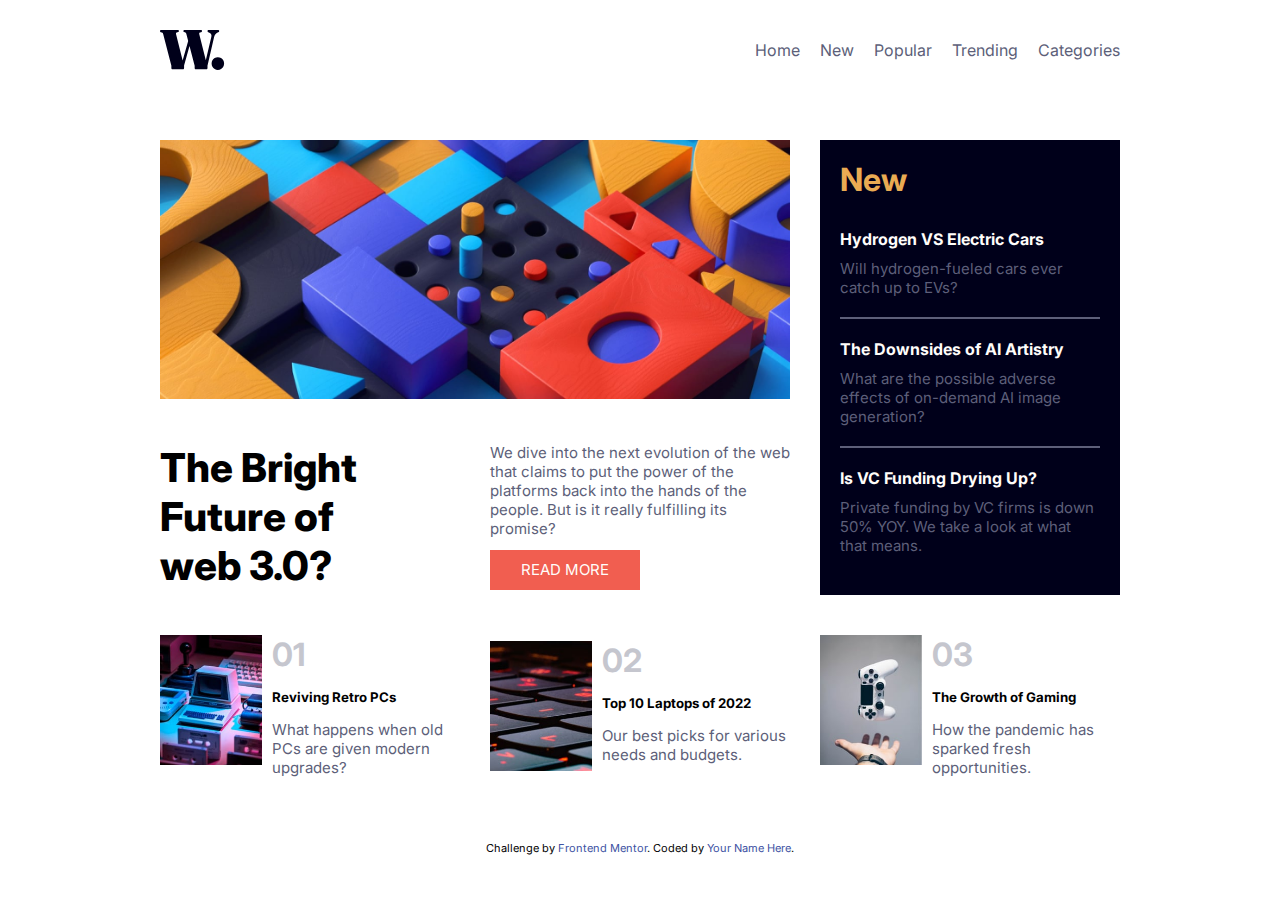
<file: index.html>
<!DOCTYPE html>
<html lang="en">

<head>
  <meta charset="UTF-8">
  <meta name="viewport" content="width=device-width, initial-scale=1.0">
  <!-- displays site properly based on user's device -->

  <link rel="icon" type="image/png" sizes="32x32" href="./images/favicon-32x32.png">
  <link rel="stylesheet" href="style.css" />

  <title>Frontend Mentor | News homepage</title>

  <!-- Feel free to remove these styles or customise in your own stylesheet 👍 -->
  <style>
    .attribution {
      font-size: 11px;
      text-align: center;
      margin-top: 4rem;
    }

    .attribution a {
      color: hsl(228, 45%, 44%);
    }
  </style>
</head>

<body>
  <nav>
    <img src="./assets/images/logo.svg" />
    <ul>
      <li><a href="/#">Home</a></li>
      <li><a href="/#">New</a></li>
      <li><a href="/#">Popular</a></li>
      <li><a href="/#">Trending</a></li>
      <li><a href="/#">Categories</a></li>
    </ul>
  </nav>

  <!-- hero section -->
  <section>
    <div class="hero-content">

      <div class="picture-container">
        <img src="./assets/images/image-web-3-desktop.jpg" />

        <div class="text-info">
          <h1>The Bright <br>Future of <br>web 3.0?</h1>
          <div>
            <p>We dive into the next evolution of the web that claims to put the power of the platforms back into the
              hands of the
              people.
              But is it really fulfilling its promise?</p>
            <button>READ MORE</button>
          </div>
        </div>
      </div>

      <div class="text-box">

        <h1>New</h1>
        <div>
          <h4>Hydrogen VS Electric Cars</h4>
          <p>Will hydrogen-fueled cars ever catch up to EVs?</p>
        </div>

        <hr>

        <div>
          <h4>The Downsides of AI Artistry</h4>
          <p>What are the possible adverse effects of on-demand AI image generation?</p>
        </div>
        <hr>

        <div>
          <h4>Is VC Funding Drying Up?</h4>
          <p>Private funding by VC firms is down 50% YOY. We take a look at what that means.</p>
        </div>

      </div>
    </div>
    </section>

    <!-- small card section -->
    <section>
      <div class="card-container">

        <div class="inner-card">
          <div class="items">
            <img src="./assets/images/image-retro-pcs.jpg" alt="retropc" />
            <div class="items-info">
              <h1>01</h1>
              <h5>Reviving Retro PCs</h5>
              <p>What happens when old PCs are given modern upgrades?</p>
            </div>
          </div>
        </div>

        <div class="inner-card">
          <div class="items">
            <img src="./assets/images/image-top-laptops.jpg" alt="laptop" />
            <div class="items-info">
              <h1>02</h1>
              <h5>Top 10 Laptops of 2022</h5>
              <p>Our best picks for various needs and budgets.</p>
            </div>
          </div>
        </div>
        <div class="inner-card">
          <div class="items">
            <img src="./assets/images/image-gaming-growth.jpg" alt="gaming" />
            <div class="items-info">
              <h1>03</h1>
              <h5>The Growth of Gaming</h5>
              <p>How the pandemic has sparked fresh opportunities.</p>
            </div>
          </div>
        </div>

      </div>
    </section>

    <div class="attribution">
      Challenge by <a href="https://www.frontendmentor.io?ref=challenge" target="_blank">Frontend Mentor</a>.
      Coded by <a href="#">Your Name Here</a>.
    </div>
</body>

</html>
</file>
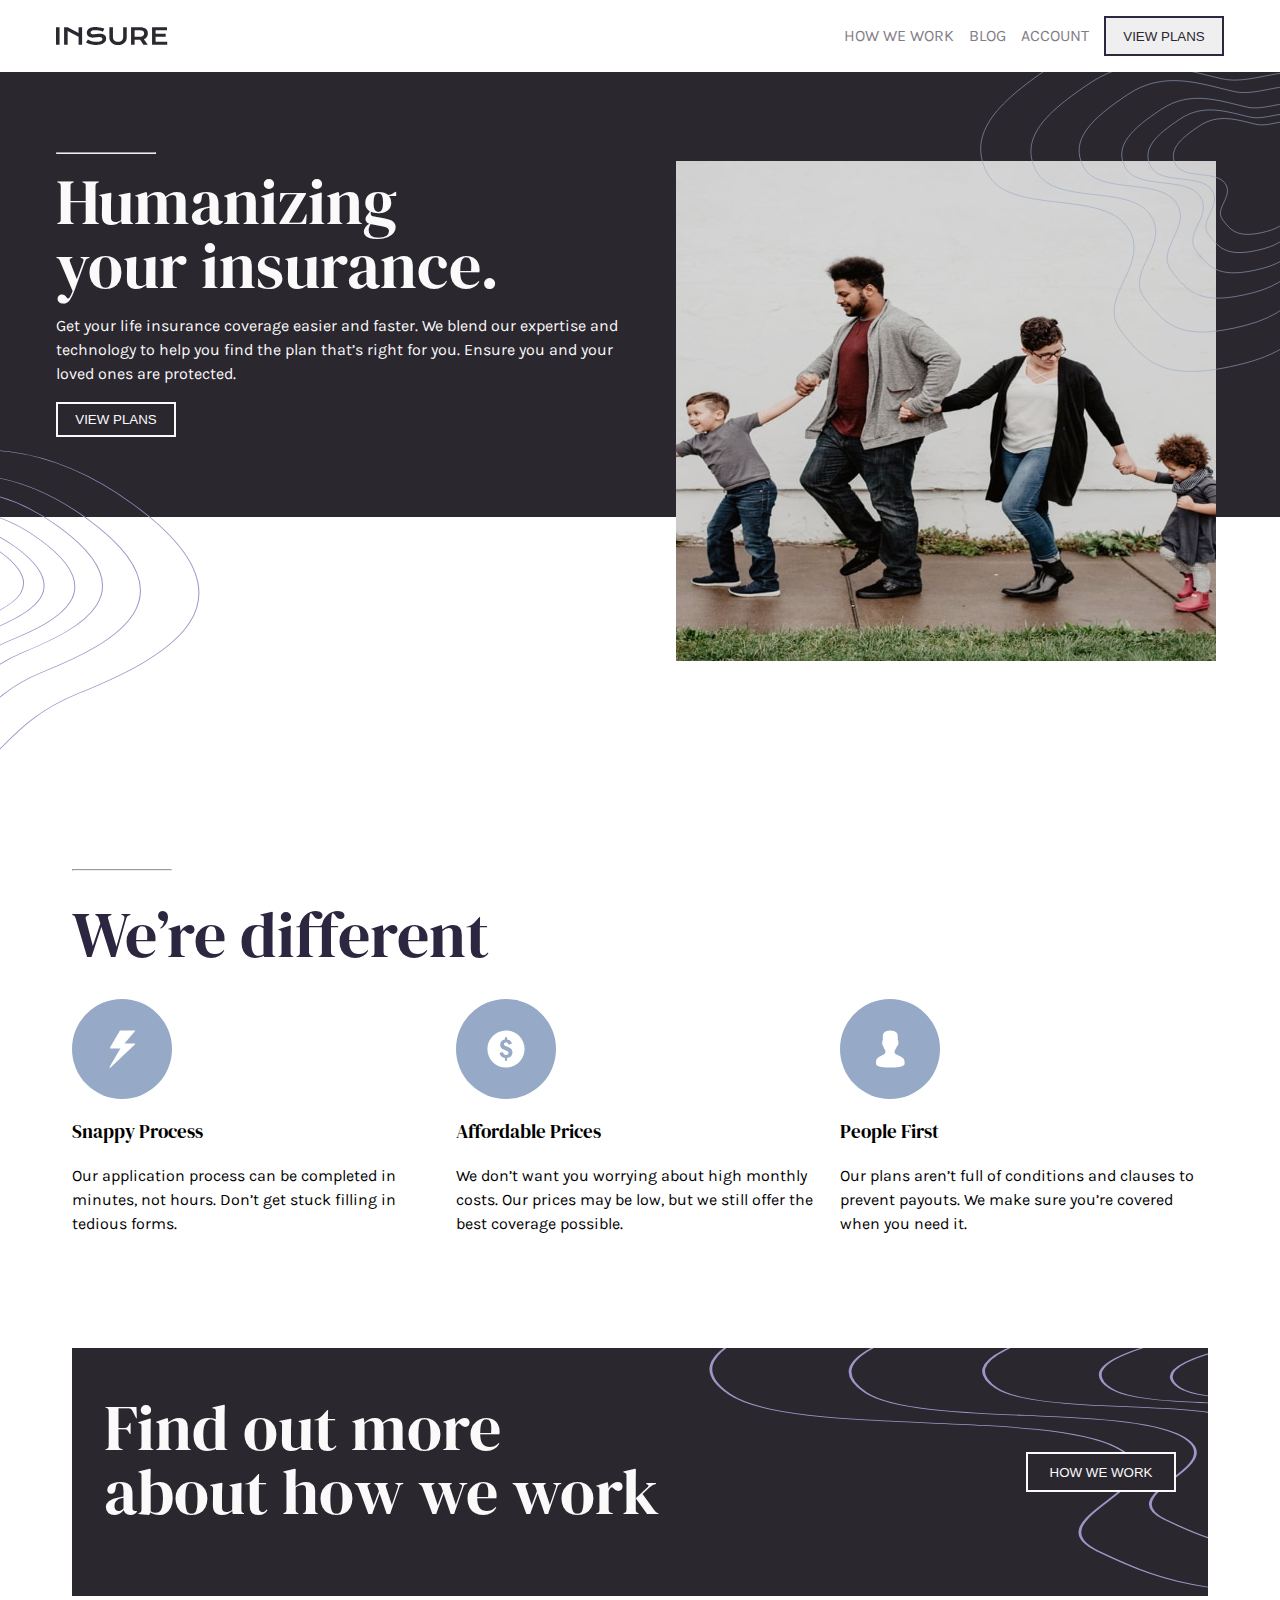
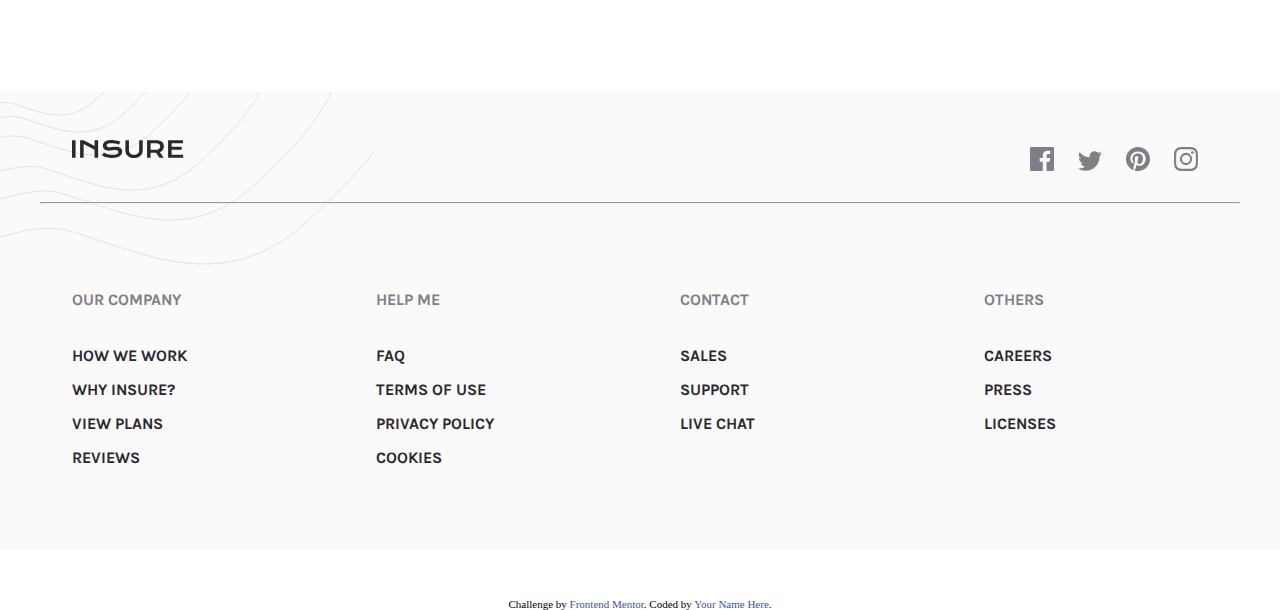
<file: insure-landpage/index.html>
<!DOCTYPE html>
<html lang="en">

<head>
  <meta charset="UTF-8">
  <meta name="viewport" content="width=device-width, initial-scale=1.0">
  <!-- displays site properly based on user's device -->

  <link rel="icon" type="image/png" sizes="32x32" href="./images/favicon-32x32.png">

  <title>Frontend Mentor | Insure landing page</title>
  <link rel="stylesheet" href="style.css" />

  <!-- Feel free to remove these styles or customise in your own stylesheet 👍 -->
  <style>
    .attribution {
      font-size: 11px;
      text-align: center;
      margin-top: 3rem;
    }

    .attribution a {
      color: hsl(228, 45%, 44%);
    }
  </style>
</head>

<body>
  <nav>
    <img src="./images/logo.svg" alt="logo">
    <div>
      <p><a href="#">How we work</a></p>
      <p><a href="#">Blog</a></p>
      <p><a href="#">Account</a></p>
      <button>View plans</button>
    </div>
  </nav>

  <!-- hero -->
  <section>
    <!-- large device -->
    <div class="large-device">
      <div class="hero">
        <div>
          <hr>
          <h1>Humanizing <br>your insurance.</h1>
          <p>Get your life insurance coverage easier and faster. We blend our expertise
            and technology to help you find the plan that’s right for you. Ensure you
            and your loved ones are protected.</p>
          <button class="button">VIEW PLANS</button>
        </div>
        <div>
          <img src="./images/image-intro-desktop.jpg" alt="img" />
        </div>
      </div>
      <div>
        <img src="./images/bg-pattern-intro-left-desktop.svg" class='img-position_left' />
        <img src="./images/bg-pattern-intro-right-desktop.svg" class='img-position_right' />
      </div>
    </div>
    <!-- mobile device -->
    <div class="small-device">
      <img src="./images/image-intro-mobile.jpg" alt="img">
      <div class="small-imgbox">
        <img src="./images/bg-pattern-intro-left-mobile.svg" />
        <img src="./images/bg-pattern-intro-right-mobile.svg" />
        <div class="small-text">
          <h1>Humanizing <br>your insurance.</h1>
          <p>Get your life insurance coverage easier and faster. We blend our expertise
            and technology to help you find the plan that’s right for you. Ensure you
            and your loved ones are protected.</p>
          <button class="button">VIEW PLANS</button>
        </div>
      </div>
    </div> 
  </section>

  <!-- we're different  -->
  <section>
    <div class="card">
      <div class="card-layout">
        <hr>
        <h1>We’re different</h1>
        <div class="grid-box">
          <div class="grid-innerbox">
            <img src="./images/icon-snappy-process.svg" />
            <h3>Snappy Process</h3>
            <p>Our application process can be completed in minutes, not hours. Don’t get
              stuck filling in tedious forms.</p>
          </div>
          <div class="grid-innerbox">
            <img src="./images/icon-affordable-prices.svg" />
            <h3>Affordable Prices</h3>
            <p>We don’t want you worrying about high monthly costs. Our prices may be low,
              but we still offer the best coverage possible.</p>
          </div>
          <div class="grid-innerbox">
            <img src="./images/icon-people-first.svg" />
            <h3>People First</h3>
            <p>Our plans aren’t full of conditions and clauses to prevent payouts. We make
              sure you’re covered when you need it.</p>
          </div>
        </div>
      </div>
    </div>
  </section>

  <!-- find out more -->
  <section>
    <div class="info-layout">
      <div class="info-box">
        <img src="./images/bg-pattern-how-we-work-mobile.svg" />
        <div>
          <h1>Find out more <br> about how we work</h1>
          <button class="buttonB">HOW WE WORK</button>
        </div>
      </div>
    </div>
  </section>

  <!-- footer section -->
  <footer>
    <!-- <img src="./images/bg-pattern-footer-mobile.svg" /> -->
    <div class="footer-layout">
      <div class="footer-head">
        <img src="./images/logo.svg" />
        <div>
          <img src="./images/icon-facebook.svg" />
          <img src="./images/icon-twitter.svg" />
          <img src="./images/icon-pinterest.svg" />
          <img src="./images/icon-instagram.svg" />
        </div>
      </div>
      <hr class="hr-line">
      <div class="footer-grid">
        <div class="footer-innerbox">
          <p class="footer-header">Our company</p>
          <div class="footer-text">
            <p>How we work</p>
            <p>Why Insure?</p>
            <p>View plans</p>
            <p>Reviews</p>
          </div>
        </div>
        <div class="footer-innerbox">
          <p class="footer-header">Help me</p>
          <div class="footer-text">
            <p>FAQ</p>
            <p>Terms of use</p>
            <p>Privacy policy</p>
            <p>Cookies</p>
          </div>
        </div>
        <div class="footer-innerbox">
          <p class="footer-header">Contact</p>
          <div class="footer-text">
            <p>Sales</p>
            <p>Support</p>
            <p>Live chat</p>
          </div>
        </div>
        <div class="footer-innerbox">
          <p class="footer-header">Others</p>
          <div class="footer-text">
            <p>Careers</p>
            <p>Press</p>
            <p>Licenses</p>
          </div>
        </div>
      </div>
    </div>
  </footer>


  <div class="attribution">
    Challenge by <a href="https://www.frontendmentor.io?ref=challenge" target="_blank">Frontend Mentor</a>.
    Coded by <a href="#">Your Name Here</a>.
  </div>
</body>

</html>
</file>
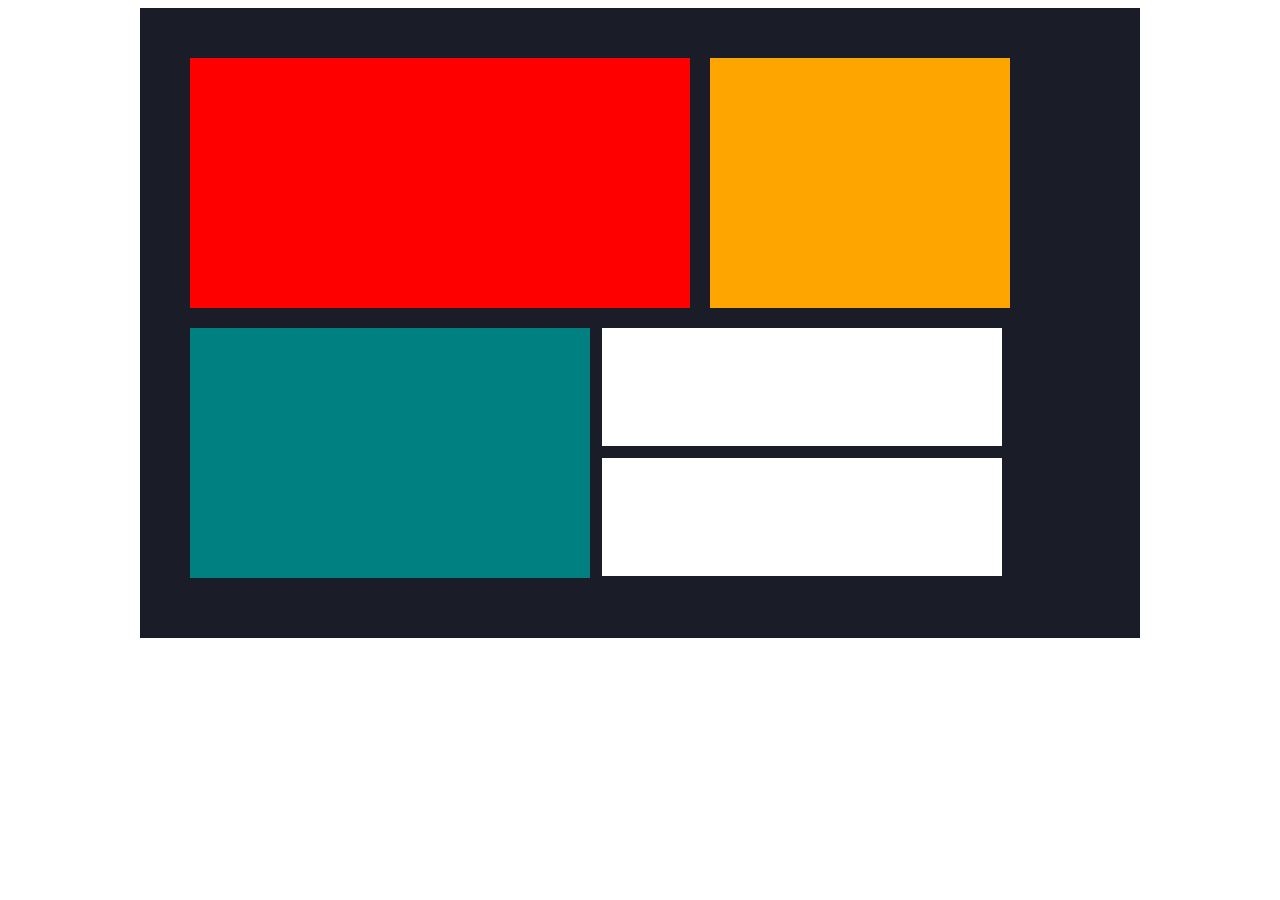
<file: excercise.html>
<!DOCTYPE html>
<html lang="en">

<head>
    <meta charset="UTF-8">
    <meta http-equiv="X-UA-Compatible" content="IE=edge">
    <meta name="viewport" content="width=device-width, initial-scale=1.0">
    <title>Document</title>
    <link rel="stylesheet" href="excercise.css" />
</head>

<body>
    <div class="main-box">
        <div class="top-row">
            <div class="red-box"></div>
            <div class="orange-box"></div>
        </div>
        <div class="bottom-row">
            <div class="teal-box"></div>
            <div class="white-boxes">
                <div class="white-box1"></div>
                <div class="white-box1"></div>
            </div>

        </div>

    </div>
</body>

</html>
</file>
<file: style.css>
@import url('https://fonts.googleapis.com/css2?family=Inter:wght@400;700;800&display=swap');

* {
  margin: 0;
  padding: 0;
  box-sizing: border-box;
  font-family: 'Inter', sans-serif;
  list-style-type: none;
  text-decoration: none;
}

:root {
  --font-size: 15px;
  --Off-white: hsl(36, 100%, 99%);
  --Grayish-blue: hsl(233, 8%, 79%);
  --Dark-grayish-blue: hsl(236, 13%, 42%);
  --Very-dark-blue: hsl(240, 100%, 5%);
  --Soft-orange: hsl(35, 77%, 62%);
  --Soft-red: hsl(5, 85%, 63%);
}

p {
  color: var(--Dark-grayish-blue);
  font-size: var(--font-size);
}

body {
  max-width: 960px;
  margin: 0 auto;
}

nav {
  display: flex;
  justify-content: space-between;
  align-items: center;
  height: 100px;
}

ul {
  display: flex;
  gap: 20px;
}

a {
  color: var(--Dark-grayish-blue);
}

.hero-content {
  display: flex;
  justify-content: space-between;
  margin-top: 40px;
}

.picture-container {
  width: 630px;
}

.picture-container img {
  width: 100%;
  height: auto;
}

.text-info {
  display: flex;
  margin-top: 40px;
  justify-content:space-between;
}

.text-info h1 {
  font-size: 40px;
  font-weight: 800; 
}
.text-info div {
  display: flex;
  Flex-direction: column;
  justify-content: space-between;
  width: 300px;
}

.text-info div button {
  width: 150px;
  height: 40px;
  font-size: 15px;
  background-color: var(--Soft-red);
  color: var(--Off-white);
  border: none;
} 

/* text content */
.text-box {
  padding: 20px;
  background-color: var(--Very-dark-blue);
  width: 300px;
}

.text-box h1 {
  color: var(--Soft-orange);
  margin-bottom: 10px;
}
.text-box div {
  display: flex;
  flex-direction: column;
  gap: 10px;
  padding: 20px 0;
}
.text-box div h4 {
  color: var(--Off-white);
}

hr {
  color: var(--Dark-grayish-blue);
  border: 0.2px solid;
}

/* small cards */

.card-container {
  display: flex;
  justify-content: space-between;
  align-items: center;
  margin-top: 40px;
  gap: 15px;
}

.inner-card {
  width: 300px;
}

.items {
  display: flex;
  gap: 10px;
}

.items img {
  height: 130px;
}

.items-info {
  display: flex;
  flex-direction: column;

  gap: 15px;
}
.items-info h1 {
  color: var(--Grayish-blue);
}
</file>
<file: insure-landpage/style.css>
@import url('https://fonts.googleapis.com/css2?family=DM+Serif+Display&family=Karla:wght@400;700&display=swap');
* {
  margin: 0;
  padding: 0;
  box-sizing: border-box;
  text-decoration: none;
}

body {
  margin: 0 auto;
  scroll-behavior: smooth;
  font-size: 16px;
}
:root {
  --DarkViolet: hsl(256, 26%, 20%);
  --GrayishBlue: hsl(216, 30%, 68%);
  --VeryDarkViolet: hsl(270, 9%, 17%);
  --DarkGrayishViolet: hsl(273, 4%, 51%);
  --VeryLightGray: hsl(0, 0%, 98%);
}

h1,
h2,
h3,
h4,
h5,
h6 {
  font-family: 'DM Serif Display', serif;
  font-weight: 400;
}
h1 {
  font-size: 11vw;
  color: var(--VeryLightGray);
  line-height: 1;
}
p {
  font-family: 'Karla', sans-serif;
  line-height: 1.5;
}

.button {
  width: 120px;
  height: 35px;
  text-transform: uppercase;
  color: var(--VeryLightGray);
  border: 2px solid var(--VeryLightGray);
  background-color: var(--VeryDarkViolet);
  cursor: pointer;
}

.button:hover {
  background-color: var(--VeryLightGray);
  color: var(--VeryDarkViolet);
}
.buttonB {
  width: 150px;
  height: 40px;
  text-transform: uppercase;
  color: var(--VeryLightGray);
  border: 2px solid var(--VeryLightGray);
  background-color: var(--VeryDarkViolet);
  cursor: pointer;
}

.buttonB:hover {
  background-color: var(--VeryLightGray);
  color: var(--VeryDarkViolet);
}

/* navbar */
nav {
  display: flex;
  align-items: center;
  justify-content: space-between;
  padding: 1rem;
  max-width: 1200px;
  margin: 0 auto;
}

nav div {
  display: flex;
  align-items: center;
  gap: 15px;
}

nav div a {
  text-transform: uppercase;
  color: var(--DarkGrayishViolet);
}
nav div a:hover {
  color: var(--VeryDarkViolet);
}

nav div button {
  width: 120px;
  height: 40px;
  text-transform: uppercase;
  color: var(--VeryDarkViolet);
  border: 2px solid var(--DarkViolet);
  cursor: pointer;
}

nav div button:hover {
  background-color: var(--VeryDarkViolet);
  color: var(--VeryLightGray);
}

/* large screen */
.large-device {
  background-color: var(--VeryDarkViolet);
  position: relative;
}

.hero {
  display: flex;
  justify-content: space-between;
  position: relative;
  padding: 5rem 1rem;
  align-items: center;
  max-width: 1200px;
  margin: 0 auto;
}

.hero div {
  display: flex;
  flex-direction: column;
  gap: 1rem;
  width: 50%;
}
hr {
  width: 100px;
  color: 1px solid var(--GrayishBlue);
}
.hr-line {
  width: 90%;
  color: 1px solid var(--GrayishBlue);
  margin: 20px auto;
}
.hero div h1 {
  color: var(--VeryLightGray);
}
.hero div p {
  font-weight: 400;
  color: var(--VeryLightGray);
}

.img-position_left {
  width: 200px;
  position: absolute;
  height: 300px;
  left: 0%;
  top: 85%;
}
.img-position_right {
  width: 300px;
  position: absolute;
  height: 300px;
  right: 0%;
  top: 0%;
}
/* small screen */
.small-device {
  background-color: var(--VeryDarkViolet);
}
.small-device img {
  width: 100%;
}
.small-imgbox {
  position: relative;
  padding: 2rem 0;
  height: auto;
  width: 100%;
}
.small-imgbox img:first-of-type {
  position: absolute;
  top: 0%;
  left: 0%;
  width: 50vw;
  height: 200px;
}
.small-imgbox img:last-of-type {
  position: absolute;
  bottom: -20%;
  right: 0;
  width: 50vw;
  height: 200px;
}
.small-text {
  display: flex;
  flex-direction: column;
  gap: 20px;
  align-items: center;
  text-align: center;
  color: var(--VeryLightGray);
  padding: 6rem 1rem;
}
.small-text h1 {
  z-index: 3;
  color: var(--VeryLightGray);
}

/* section2 */

.card {
  max-width: 1200px;
  margin: 0 auto;
}
.card-layout {
  margin-top: 6rem;
  display: flex;
  flex-direction: column;
  gap: 2rem;
  padding: 2rem;
}
.card-layout hr,
h1 {
  margin: 0 auto;
  color: var(--DarkViolet);
}
.grid-box {
  display: grid;
  gap: 1rem;
}

.grid-innerbox {
  display: flex;
  flex-direction: column;
  gap: 20px;
  text-align: center;
}
.grid-innerbox img {
  width: 100px;
  height: 100px;
  margin: 0 auto;
}

/* section 3 */
.info-layout {
  max-width: 1200px;
  margin: 0 auto;
}
.info-box {
  margin: 5rem 2rem;
  position: relative;
  background-color: var(--VeryDarkViolet);
}
.info-box img {
  position: absolute;
  top: 0;
  right: 0;
  width: 200px;
  height: 330px;
}
.info-box div {
  padding: 5rem 2rem;
  text-align: center;
  position: relative;
}
.info-box div h1 {
  font-size: 10vw;
  color: var(--VeryLightGray);
  margin-bottom: 1.5rem;
  z-index: 3 !important;
  /* 120px */
}

/* footer */
footer {
  margin-top: 6rem;
  background-color: var(--VeryLightGray);
  background-image: url(./images/bg-pattern-footer-mobile.svg);
  background-repeat: no-repeat;
}

.footer-layout {
  max-width: 1200px;
  margin: 0 auto;
  padding: 3rem 0;
}
.footer-head {
  padding: 2rem;
  text-align: center;
}
.footer-head img {
  margin-bottom: 1.5rem;
}
.footer-head div img {
  margin: 0 10px;
}
/* .footer-head div img:hover {
  background: var(--VeryDarkViolet);
} */
.footer-grid {
  display: grid;
  gap: 1rem;
}
.footer-innerbox {
  text-align: center;
  text-transform: uppercase;
  font-weight: 700;
  margin-top: 2rem;
}
.footer-header {
  color: var(--DarkGrayishViolet);
}
.footer-text {
  margin-top: 2rem;
  display: flex;
  flex-direction: column;
  gap: 10px;
  color: var(--VeryDarkViolet);
}

/* media queries */

@media screen and (min-width: 1200px) {
}
@media screen and (min-width: 960px) {
  .hero div:nth-child(2) {
    width: 40%;
    height: auto;
    position: absolute;
    top: 15%;
    right: 2%;
  }
  .hero div:nth-child(2) img {
    width: 100%;
    height: auto;
  }
  .info-box img {
    width: 500px !important;
    height: 240px !important;
  }
}

@media screen and (min-width: 768px) {
  h1 {
    font-size: 5vw !important;
    /* 60px */
  }
  nav div {
    display: flex !important;
  }
  .small-device {
    display: none;
  }
  .large-device {
    display: flex !important;
  }
  .hero div:nth-child(2) {
    width: 45%;
    height: auto;
    position: absolute;
    top: 20%;
    right: 2%;
  }
  .hero div:nth-child(2) img {
    width: 100%;
    height: 500px;
  }
  .card-layout {
    margin-top: 20rem !important;
  }
  .card-layout hr,
  h1 {
    margin: 0 auto 0 0;
  }
  .grid-box {
    grid-template-columns: repeat(3, 1fr);
  }
  .grid-innerbox,
  .grid-innerbox img {
    margin: 0 auto 0 0;
    text-align: start;
  }

  .info-box img {
    width: 300px;
    height: 199px;
  }

  .info-box div {
    display: flex;
    justify-content: space-between;
    align-items: center;
    text-align: start;
    padding: 3rem 2rem;
  }

  .hr-line {
    width: 100%;
  }
  .footer-grid {
    grid-template-columns: repeat(4, 1fr);
  }
  .footer-innerbox {
    text-align: start;
    padding: 2rem;
  }
  .footer-head {
    display: flex;
    justify-content: space-between;
    align-items: center;
    padding: 0 2rem;
  }
}
@media screen and (min-width: 280px) {
  nav div {
    display: none;
  }
  .large-device {
    display: none;
  }
}
</file>
<file: excercise.css>
body {
  display: flex;
  justify-content: center;
  /* flex-direction: column;
  justify-content: center; */
  align-items: center;
}

.main-box {
  background-color: #1a1c28;
  width: 900px;
  padding: 50px;
}

.top-row {
  display: flex;
  gap: 20px;
}
.red-box {
  background-color: red;
  width: 500px;
  height: 250px;
}
.orange-box {
  background-color: orange;
  width: 300px;
  height: 250px;
}

.bottom-row {
  display: flex;
  margin-top: 20px;
}

.teal-box {
  width: 400px;
  height: 250px;
  background-color: teal;
  margin-right: 12px;  
}

.white-box1 {
  width: 400px;
  height: 118px;
  background-color: white;
  margin-bottom: 12px;
}
</file>
